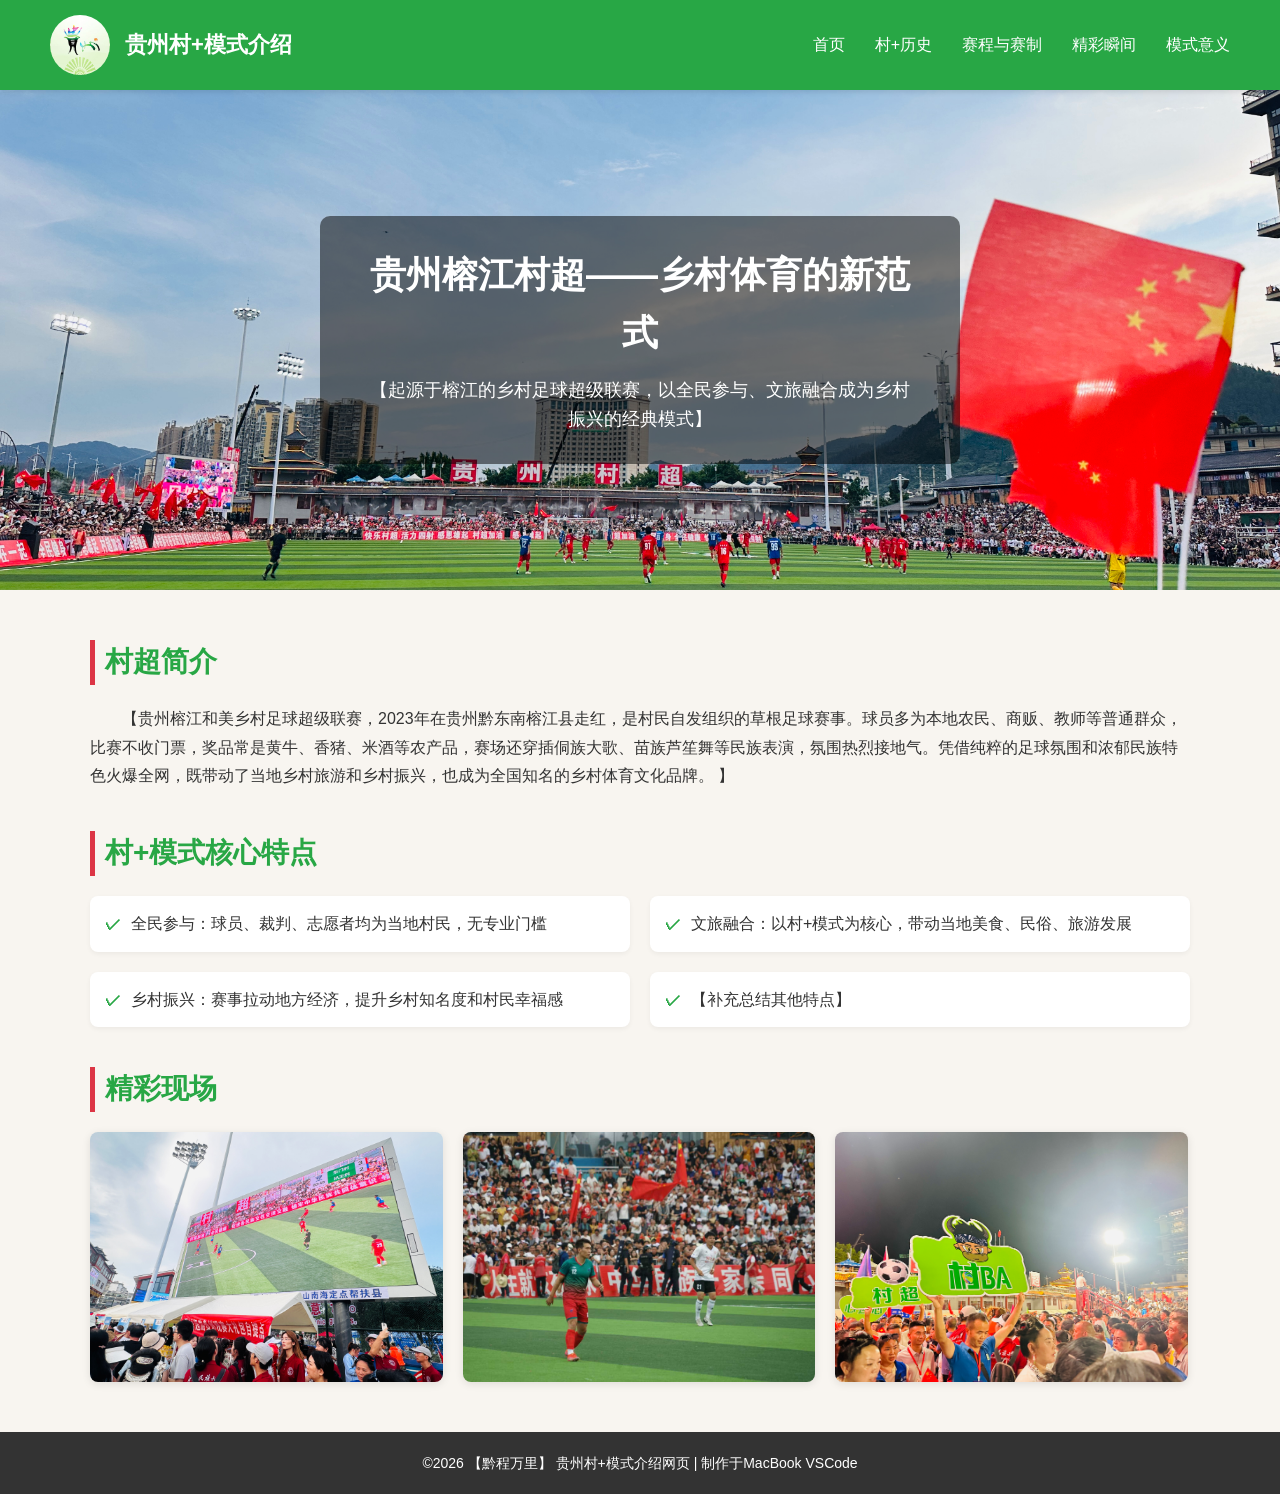
<file: index.html>
<!DOCTYPE html>
<!-- 声明网页语言为中文 -->
<html lang="zh-CN">
<!-- 头部：网页配置（标题、编码、引入样式），不显示在页面上 -->
<head>
    <!-- 网页编码，必须写，避免中文乱码 -->
    <meta charset="UTF-8">
    <!-- 适配手机端，网页在手机上不会变形 -->
    <meta name="viewport" content="width=device-width, initial-scale=1.0">
    <!-- 网页标题（浏览器标签栏显示的文字） -->
    <title>贵州村超模式介绍 - 小组项目</title>
    <!-- 引入CSS样式文件（后续写样式会用到，先预留） -->
    <link rel="stylesheet" href="style.css">
</head>
<!-- 身体：网页所有可见内容都写在这里 -->
<body>
    <!-- 导航栏：网页顶部的菜单，比如首页、村超历史、赛程介绍等 -->
    <nav class="nav-bar">
        <div class="logo">
            <!-- 村超logo图片，把图片放到images文件夹，替换【村超logo.jpg】为实际图片名 -->
            <img src="logo.jpg" alt="贵州村超logo">
            <h1>贵州村+模式介绍</h1>
        </div>
        <ul class="menu">
            <li><a href="index.html">首页</a></li>
            <li><a href="history.html">村+历史</a></li>
            <li><a href="match.html">赛程与赛制</a></li>
            <li><a href="highlight.html">精彩瞬间</a></li>
            <li><a href="meaning.html">模式意义</a></li>
        </ul>
    </nav>

    <!-- 横幅区：首页最显眼的部分，放村超主视觉图+一句话介绍 -->
    <header class="banner">
        <!-- 村超主视觉图，替换【村超主图.jpg】为实际图片名 -->
        <img src="微信图片_20260313220859.jpg" alt="贵州村超现场">
        <div class="banner-text">
            <h2>贵州榕江村超——乡村体育的新范式</h2>
            <p>【起源于榕江的乡村足球超级联赛，以全民参与、文旅融合成为乡村振兴的经典模式】</p>
        </div>
    </header>

    <!-- 核心内容区：分模块介绍村超核心信息 -->
    <main class="main-content">
        <!-- 模块1：村超简介 -->
        <section class="intro">
            <h3>村超简介</h3>
            <p>【贵州榕江和美乡村足球超级联赛，2023年在贵州黔东南榕江县走红，是村民自发组织的草根足球赛事。球员多为本地农民、商贩、教师等普通群众，比赛不收门票，奖品常是黄牛、香猪、米酒等农产品，赛场还穿插侗族大歌、苗族芦笙舞等民族表演，氛围热烈接地气。凭借纯粹的足球氛围和浓郁民族特色火爆全网，既带动了当地乡村旅游和乡村振兴，也成为全国知名的乡村体育文化品牌。

】</p>
        </section>

        <!-- 模块2：村超核心特点 -->
        <section class="features">
            <h3>村+模式核心特点</h3>
            <ul>
                <li>全民参与：球员、裁判、志愿者均为当地村民，无专业门槛</li>
                <li>文旅融合：以村+模式为核心，带动当地美食、民俗、旅游发展</li>
                <li>乡村振兴：赛事拉动地方经济，提升乡村知名度和村民幸福感</li>
                <li>【补充总结其他特点】</li>
            </ul>
        </section>

        <!-- 模块3：村超精彩图集（放3-4张现场图） -->
        <section class="gallery">
            <h3>精彩现场</h3>
            <div class="img-group">
                <img src="微信图片_20260313220907.jpg" alt="村超比赛现场">
                <img src="微信图片_20260313220724.jpg" alt="村超球迷氛围">
                <img src="微信图片_20260313220925.jpg" alt="村超民俗表演">
            </div>
        </section>
    </main>

    <!-- 页脚：网页底部信息，比如小组名称、制作时间 -->
    <footer class="footer">
        <p>©2026 【黔程万里】 贵州村+模式介绍网页 | 制作于MacBook VSCode</p>
    </footer>
</file>
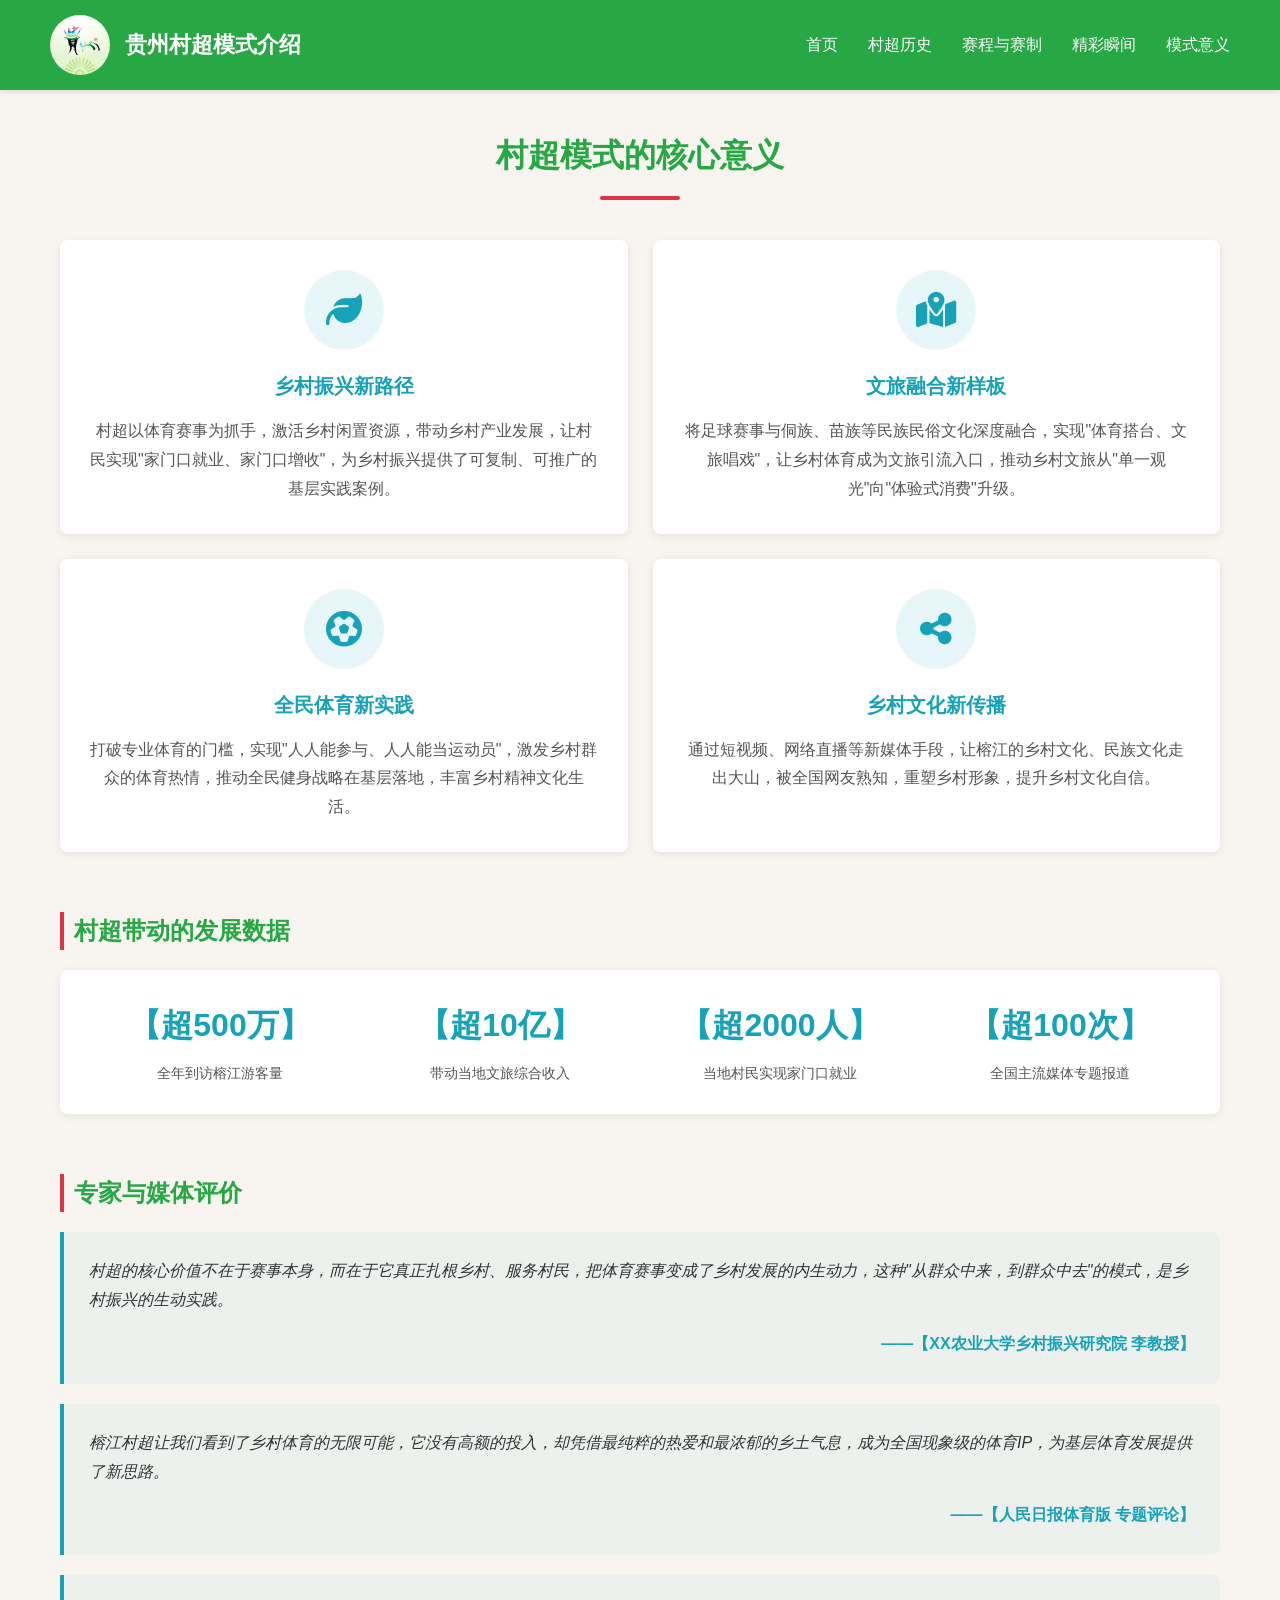
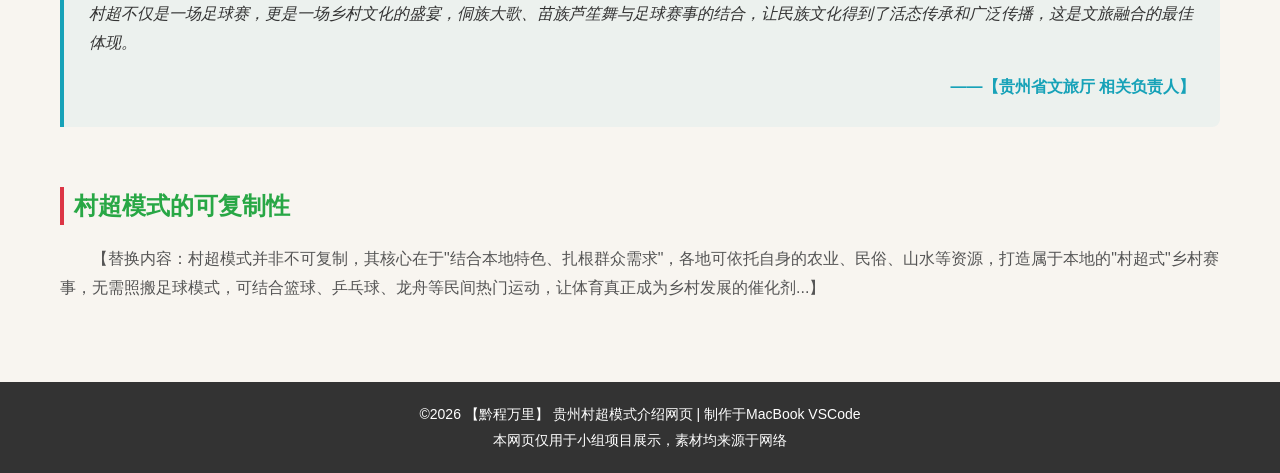
<file: meaning.html>
<!DOCTYPE html>
<html lang="zh-CN">
<head>
    <meta charset="UTF-8">
    <meta name="viewport" content="width=device-width, initial-scale=1.0">
    <title>模式意义 - 贵州村超模式介绍</title>
    <link rel="stylesheet" href="meaning.css">
    <!-- 引入图标库（适配卡片图标，无需本地下载，直接用） -->
    <link rel="stylesheet" href="https://cdn.bootcdn.net/ajax/libs/font-awesome/6.4.0/css/all.min.css">
</head>
<body>
    <nav class="nav-bar">
        <div class="logo">
            <img src="logo.jpg" alt="贵州村超logo">
            <h1>贵州村超模式介绍</h1>
        </div>
        <ul class="menu">
            <li><a href="index.html">首页</a></li>
            <li><a href="history.html">村超历史</a></li>
            <li><a href="match.html">赛程与赛制</a></li>
            <li><a href="highlight.html">精彩瞬间</a></li>
            <li><a href="meaning.html">模式意义</a></li>
        </ul>
    </nav>

    <div class="container">
        <h2 class="page-title">村超模式的核心意义</h2>

        <!-- 模块1：核心价值卡片（匹配meaning.css的meaning-card，带图标+hover上浮） -->
        <section class="section">
            <div class="meaning-card-list">
                <!-- 乡村振兴价值：图标fa-leaf -->
                <div class="meaning-card">
                    <div class="card-icon">
                        <i class="fas fa-leaf"></i>
                    </div>
                    <h4>乡村振兴新路径</h4>
                    <p>村超以体育赛事为抓手，激活乡村闲置资源，带动乡村产业发展，让村民实现"家门口就业、家门口增收"，为乡村振兴提供了可复制、可推广的基层实践案例。</p>
                </div>
                <!-- 文旅融合价值：图标fa-map-marked-alt -->
                <div class="meaning-card">
                    <div class="card-icon">
                        <i class="fas fa-map-marked-alt"></i>
                    </div>
                    <h4>文旅融合新样板</h4>
                    <p>将足球赛事与侗族、苗族等民族民俗文化深度融合，实现"体育搭台、文旅唱戏"，让乡村体育成为文旅引流入口，推动乡村文旅从"单一观光"向"体验式消费"升级。</p>
                </div>
                <!-- 全民体育价值：图标fa-futbol -->
                <div class="meaning-card">
                    <div class="card-icon">
                        <i class="fas fa-futbol"></i>
                    </div>
                    <h4>全民体育新实践</h4>
                    <p>打破专业体育的门槛，实现"人人能参与、人人能当运动员"，激发乡村群众的体育热情，推动全民健身战略在基层落地，丰富乡村精神文化生活。</p>
                </div>
                <!-- 文化传播价值：图标fa-share-alt -->
                <div class="meaning-card">
                    <div class="card-icon">
                        <i class="fas fa-share-alt"></i>
                    </div>
                    <h4>乡村文化新传播</h4>
                    <p>通过短视频、网络直播等新媒体手段，让榕江的乡村文化、民族文化走出大山，被全国网友熟知，重塑乡村形象，提升乡村文化自信。</p>
                </div>
            </div>
        </section>

        <!-- 模块2：数据统计（匹配meaning.css的data-stat，用数据体现村超价值） -->
        <section class="section">
            <h3>村超带动的发展数据</h3>
            <div class="data-stat">
                <div class="data-item">
                    <div class="data-num">【超500万】</div>
                    <div class="data-text">全年到访榕江游客量</div>
                </div>
                <div class="data-item">
                    <div class="data-num">【超10亿】</div>
                    <div class="data-text">带动当地文旅综合收入</div>
                </div>
                <div class="data-item">
                    <div class="data-num">【超2000人】</div>
                    <div class="data-text">当地村民实现家门口就业</div>
                </div>
                <div class="data-item">
                    <div class="data-num">【超100次】</div>
                    <div class="data-text">全国主流媒体专题报道</div>
                </div>
            </div>
        </section>

        <!-- 模块3：专家/媒体评价（匹配meaning.css的eval-quote） -->
        <section class="section">
            <h3>专家与媒体评价</h3>
            <div class="eval-quote">
                <p>村超的核心价值不在于赛事本身，而在于它真正扎根乡村、服务村民，把体育赛事变成了乡村发展的内生动力，这种"从群众中来，到群众中去"的模式，是乡村振兴的生动实践。</p>
                <p class="source">——【XX农业大学乡村振兴研究院 李教授】</p>
            </div>
            <div class="eval-quote">
                <p>榕江村超让我们看到了乡村体育的无限可能，它没有高额的投入，却凭借最纯粹的热爱和最浓郁的乡土气息，成为全国现象级的体育IP，为基层体育发展提供了新思路。</p>
                <p class="source">——【人民日报体育版 专题评论】</p>
            </div>
            <div class="eval-quote">
                <p>村超不仅是一场足球赛，更是一场乡村文化的盛宴，侗族大歌、苗族芦笙舞与足球赛事的结合，让民族文化得到了活态传承和广泛传播，这是文旅融合的最佳体现。</p>
                <p class="source">——【贵州省文旅厅 相关负责人】</p>
            </div>
        </section>

        <!-- 模块4：村超模式的可复制性 -->
        <section class="section">
            <h3>村超模式的可复制性</h3>
            <p style="font-size: 16px; line-height: 1.8; color: #555; text-indent: 2em;">
                【替换内容：村超模式并非不可复制，其核心在于"结合本地特色、扎根群众需求"，各地可依托自身的农业、民俗、山水等资源，打造属于本地的"村超式"乡村赛事，无需照搬足球模式，可结合篮球、乒乓球、龙舟等民间热门运动，让体育真正成为乡村发展的催化剂...】
            </p>
        </section>
    </div>

    <footer class="footer">
        <p>©2026 【黔程万里】 贵州村超模式介绍网页 | 制作于MacBook VSCode</p>
        <p>本网页仅用于小组项目展示，素材均来源于网络</p>
    </footer>

   
</body>
</html>
</file>
<file: style.css>
/* 全局样式：清除浏览器默认边距，设置统一字体 */
* {
    margin: 0;
    padding: 0;
    box-sizing: border-box;
    /* 统一中文字体，Mac自带，无乱码 */
    font-family: "PingFang SC", "Microsoft YaHei", sans-serif;
}

/* 网页背景色：浅米色，柔和不刺眼 */
body {
    background-color: #f8f5f0;
    color: #333;
    line-height: 1.6;
}

/* 导航栏样式：固定顶部，绿色背景（村超主调） */
.nav-bar {
    position: sticky;
    top: 0;
    display: flex;
    align-items: center;
    justify-content: space-between;
    padding: 15px 50px;
    background-color: #28a745;
    color: white;
    box-shadow: 0 2px 5px rgba(0,0,0,0.1);
    z-index: 100;
}
/* logo区图片+文字布局 */
.nav-bar .logo {
    display: flex;
    align-items: center;
    gap: 15px;
}
.nav-bar .logo img {
    width: 60px;
    height: 60px;
    border-radius: 50%;
}
.nav-bar .logo h1 {
    font-size: 22px;
    font-weight: 600;
}
/* 导航菜单样式 */
.nav-bar .menu {
    display: flex;
    list-style: none;
    gap: 30px;
}
.nav-bar .menu a {
    color: white;
    text-decoration: none;
    font-size: 16px;
}
.nav-bar .menu a:hover {
    color: #ffc107; /* 鼠标悬停变黄色，醒目 */
    border-bottom: 2px solid #ffc107;
}

/* 横幅区样式：图片全屏，文字居中叠加 */
.banner {
    position: relative;
    width: 100%;
    height: 500px;
    overflow: hidden;
}
.banner img {
    width: 100%;
    height: 100%;
    object-fit: cover; /* 图片自适应，不变形 */
}
/* 横幅文字叠加在图片上，半透明背景 */
.banner-text {
    position: absolute;
    top: 50%;
    left: 50%;
    transform: translate(-50%, -50%);
    text-align: center;
    color: white;
    background-color: rgba(0,0,0,0.5);
    padding: 30px 50px;
    border-radius: 10px;
}
.banner-text h2 {
    font-size: 36px;
    margin-bottom: 15px;
}
.banner-text p {
    font-size: 18px;
}

/* 核心内容区：居中布局，留边距，模块之间隔行 */
.main-content {
    max-width: 1200px;
    margin: 50px auto;
    padding: 0 50px;
}
/* 每个模块的标题样式 */
.main-content h3 {
    font-size: 28px;
    color: #28a745;
    margin-bottom: 20px;
    padding-left: 10px;
    border-left: 5px solid #dc3545; /* 红色左侧边框，点缀 */
}
/* 简介模块：文字缩进，行高加大 */
.intro {
    margin-bottom: 40px;
}
.intro p {
    font-size: 16px;
    text-indent: 2em; /* 首行缩进2个字符，符合中文排版 */
    line-height: 1.8;
}
/* 特点模块：列表样式美化 */
.features {
    margin-bottom: 40px;
}
.features ul {
    list-style: none;
    display: grid;
    grid-template-columns: repeat(2, 1fr); /* 两列布局 */
    gap: 20px;
}
.features li {
    font-size: 16px;
    padding: 15px;
    background-color: white;
    border-radius: 8px;
    box-shadow: 0 2px 5px rgba(0,0,0,0.05);
}
.features li::before {
    content: "✓";
    color: #28a745;
    font-weight: bold;
    margin-right: 10px;
}
/* 图集模块：图片一行排列，自适应 */
.gallery {
    margin-bottom: 40px;
}
.img-group {
    display: flex;
    gap: 20px;
    flex-wrap: wrap; /* 屏幕变小自动换行，适配手机 */
}
.img-group img {
    width: calc(33.33% - 14px);
    height: 250px;
    object-fit: cover;
    border-radius: 8px;
    box-shadow: 0 2px 8px rgba(0,0,0,0.1);
    cursor: pointer; /* 鼠标悬停变手型 */
}
.img-group img:hover {
    transform: scale(1.02); /* 鼠标悬停轻微放大，有交互感 */
    transition: 0.3s;
}

/* 页脚样式：深色背景，文字居中 */
.footer {
    background-color: #333;
    color: white;
    text-align: center;
    padding: 20px 0;
    margin-top: 50px;
    font-size: 14px;
}

/* 适配手机端：屏幕小于768px时，样式自动调整 */
@media (max-width: 768px) {
    .nav-bar {
        flex-direction: column;
        padding: 15px 20px;
    }
    .banner-text h2 {
        font-size: 24px;
    }
    .img-group img {
        width: 100%;
        height: 200px;
    }
    .features ul {
        grid-template-columns: 1fr; /* 手机端单列布局 */
    }
}
</file>
<file: meaning.css>
/* 全局通用CSS（已加顶部，此处省略） */
/* 全局通用样式：所有页面共用 - 村超主调：绿#28a745 红#dc3545 黄#ffc107 米白#f8f5f0 */
* {
    margin: 0;
    padding: 0;
    box-sizing: border-box;
    font-family: "PingFang SC", "Microsoft YaHei", sans-serif;
}
body {
    background-color: #f8f5f0;
    color: #333;
    line-height: 1.6;
}
a {
    text-decoration: none;
    color: inherit;
}
ul, ol {
    list-style: none;
}
img {
    max-width: 100%;
    height: auto;
    object-fit: cover;
}
/* 通用容器：页面内容居中，限制最大宽度 */
.container {
    max-width: 1200px;
    margin: 0 auto;
    padding: 0 20px;
}
/* 通用页面标题：所有子页面统一标题样式 */
.page-title {
    text-align: center;
    margin: 40px 0;
    color: #28a745;
    font-size: 32px;
    font-weight: 700;
    position: relative;
}
.page-title::after {
    content: "";
    display: block;
    width: 80px;
    height: 4px;
    background-color: #dc3545;
    margin: 15px auto 0;
    border-radius: 2px;
}
/* 通用模块间距：所有页面模块统一间距 */
.section {
    margin-bottom: 60px;
}
.section h3 {
    font-size: 24px;
    color: #28a745;
    margin-bottom: 20px;
    padding-left: 10px;
    border-left: 4px solid #dc3545;
}

/* 导航栏：所有页面固定顶部，完全复用首页样式 */
.nav-bar {
    position: sticky;
    top: 0;
    display: flex;
    align-items: center;
    justify-content: space-between;
    padding: 15px 50px;
    background-color: #28a745;
    color: white;
    box-shadow: 0 2px 5px rgba(0,0,0,0.1);
    z-index: 100;
}
.nav-bar .logo {
    display: flex;
    align-items: center;
    gap: 15px;
}
.nav-bar .logo img {
    width: 60px;
    height: 60px;
    border-radius: 50%;
}
.nav-bar .logo h1 {
    font-size: 22px;
    font-weight: 600;
}
.nav-bar .menu {
    display: flex;
    list-style: none;
    gap: 30px;
}
.nav-bar .menu a {
    color: white;
    text-decoration: none;
    font-size: 16px;
}
.nav-bar .menu a:hover {
    color: #ffc107;
    border-bottom: 2px solid #ffc107;
}

/* 页脚：所有页面统一底部样式 */
.footer {
    background-color: #333;
    color: white;
    text-align: center;
    padding: 20px 0;
    margin-top: 80px;
    font-size: 14px;
}
.footer p {
    line-height: 1.8;
}

/* 通用响应式：所有页面共用手机端适配规则 */
@media (max-width: 768px) {
    .nav-bar {
        flex-direction: column;
        padding: 15px 20px;
        gap: 10px;
    }
    .nav-bar .menu {
        gap: 20px;
        flex-wrap: wrap;
        justify-content: center;
    }
    .page-title {
        font-size: 26px;
    }
    .section h3 {
        font-size: 20px;
    }
}
/* 村超模式意义页专属样式 - 辅助色：湖蓝#17a2b8 */
/* 核心价值卡片 */
.meaning-card-list {
    display: grid;
    grid-template-columns: repeat(2, 1fr);
    gap: 25px;
    margin-bottom: 50px;
}
.meaning-card {
    background-color: white;
    padding: 30px;
    border-radius: 8px;
    box-shadow: 0 2px 10px rgba(0,0,0,0.08);
    border-radius: 8px;
    transition: all 0.3s ease;
    display: flex;
    flex-direction: column;
    align-items: center;
    text-align: center;
}
/* 卡片hover上浮 */
.meaning-card:hover {
    transform: translateY(-8px);
    box-shadow: 0 8px 20px rgba(23, 162, 184, 0.15);
}
/* 卡片图标容器 */
.card-icon {
    width: 80px;
    height: 80px;
    background-color: rgba(23, 162, 184, 0.1);
    border-radius: 50%;
    display: flex;
    align-items: center;
    justify-content: center;
    margin-bottom: 20px;
}
.card-icon i {
    font-size: 36px;
    color: #17a2b8;
}
/* 卡片标题 */
.meaning-card h4 {
    font-size: 20px;
    color: #17a2b8;
    margin-bottom: 15px;
    font-weight: 600;
}
/* 卡片内容 */
.meaning-card p {
    color: #555;
    line-height: 1.8;
}
/* 数据统计模块（村超带动的经济/旅游数据） */
.data-stat {
    display: grid;
    grid-template-columns: repeat(4, 1fr);
    gap: 20px;
    background-color: white;
    padding: 30px;
    border-radius: 8px;
    box-shadow: 0 2px 10px rgba(0,0,0,0.08);
}
.data-item {
    text-align: center;
}
.data-num {
    font-size: 32px;
    font-weight: 700;
    color: #17a2b8;
    margin-bottom: 10px;
}
.data-text {
    color: #555;
    font-size: 14px;
}
/* 专家评价/媒体报道模块 */
.eval-quote {
    background-color: rgba(23, 162, 184, 0.05);
    border-left: 4px solid #17a2b8;
    padding: 25px;
    border-radius: 0 8px 8px 0;
    margin-bottom: 20px;
}
.eval-quote p {
    color: #333;
    line-height: 1.8;
    font-style: italic;
}
.eval-quote .source {
    text-align: right;
    color: #17a2b8;
    font-weight: 600;
    margin-top: 15px;
    font-style: normal;
}

/* 模式意义页手机端响应式 */
@media (max-width: 768px) {
    .meaning-card-list {
        grid-template-columns: 1fr;
    }
    .data-stat {
        grid-template-columns: repeat(2, 1fr);
        gap: 15px;
        padding: 20px;
    }
    .data-num {
        font-size: 24px;
    }
    .meaning-card {
        padding: 20px;
    }
    .eval-quote {
        padding: 20px;
    }
}
@media (max-width: 480px) {
    .data-stat {
        grid-template-columns: 1fr;
    }
}
</file>
